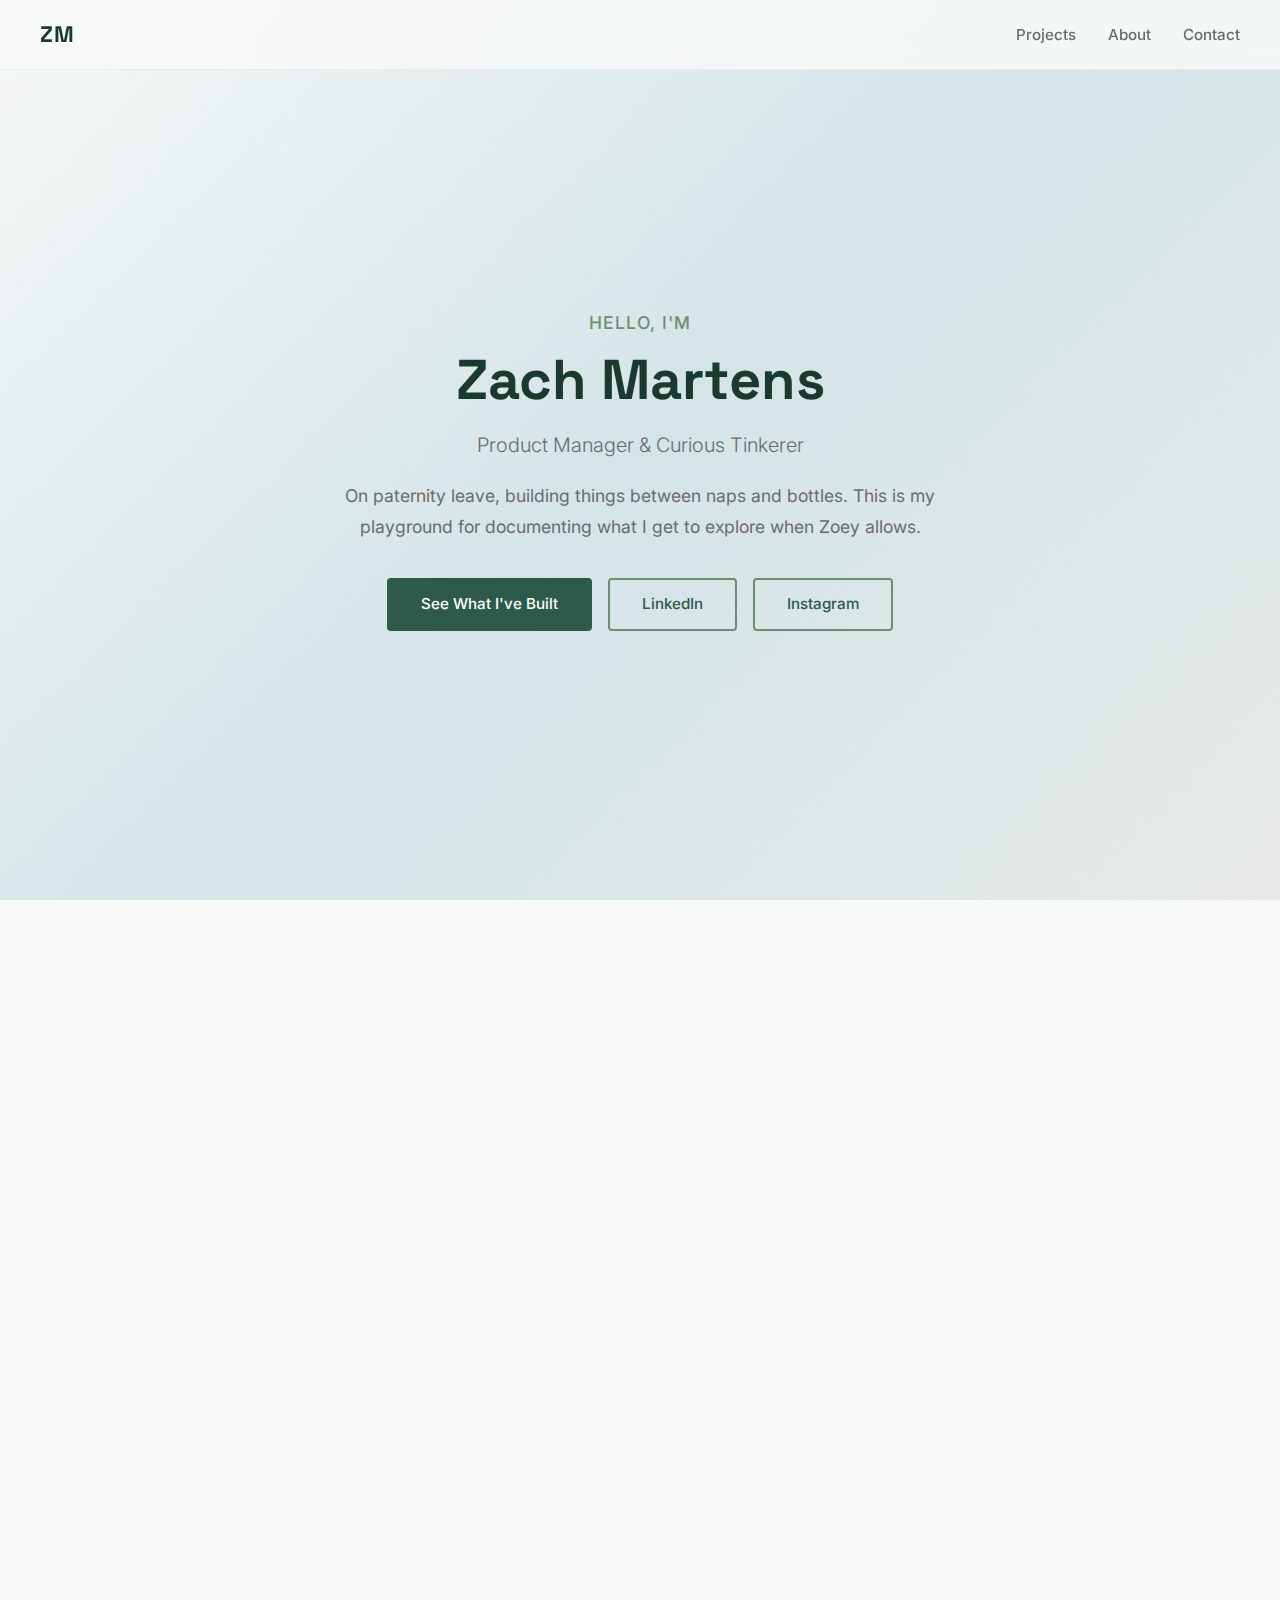
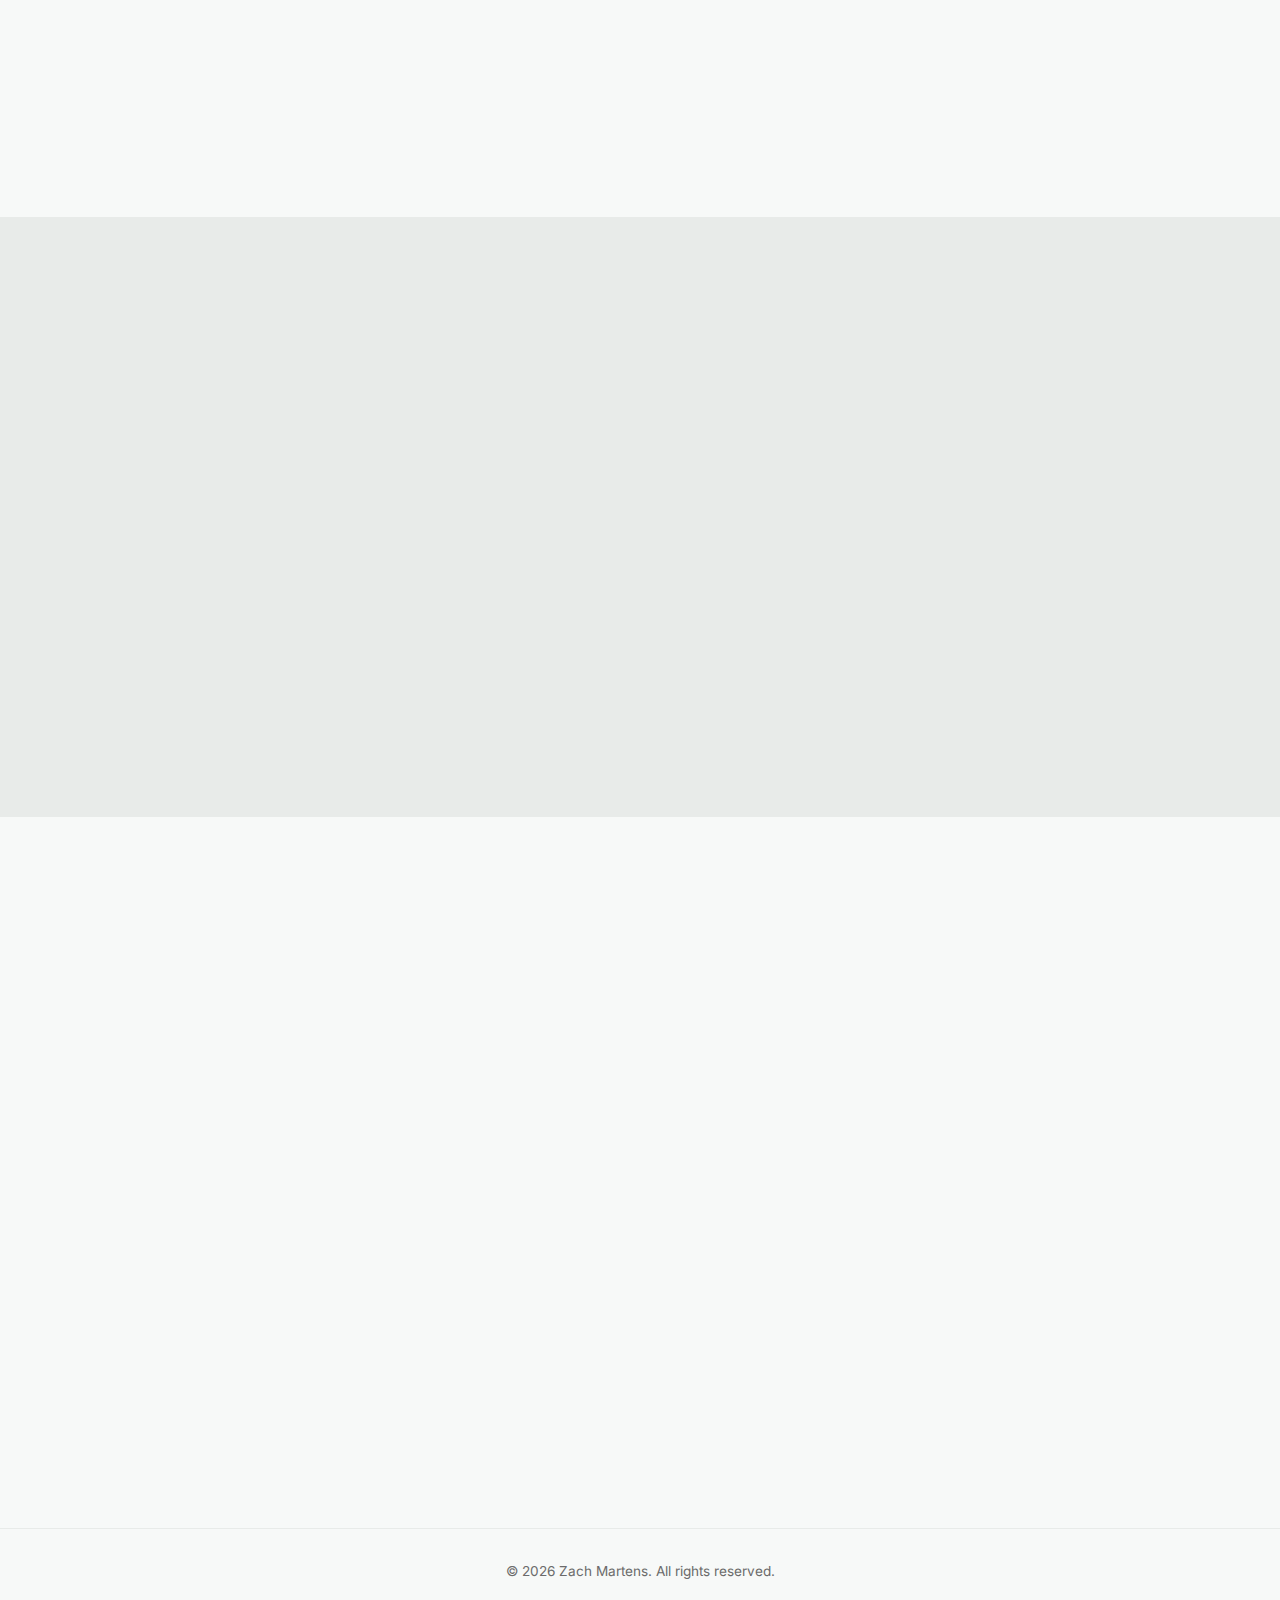
<file: index.html>
<!DOCTYPE html>
<html lang="en">
<head>
  <meta charset="UTF-8">
  <meta name="viewport" content="width=device-width, initial-scale=1.0">
  <title>Zach Martens | Paternity Leave Playground</title>
  <link rel="preconnect" href="https://fonts.googleapis.com">
  <link rel="preconnect" href="https://fonts.gstatic.com" crossorigin>
  <link href="https://fonts.googleapis.com/css2?family=Inter:wght@300;400;500;600;700&family=Space+Grotesk:wght@400;500;600;700&display=swap" rel="stylesheet">
  <link rel="stylesheet" href="styles.css">
</head>
<body>

  <!-- Navigation -->
  <nav class="navbar">
    <a href="#hero" class="nav-logo">ZM</a>
    <button class="nav-toggle" aria-label="Toggle navigation">
      <span></span>
      <span></span>
      <span></span>
    </button>
    <ul class="nav-links">
      <li><a href="#projects">Projects</a></li>
      <li><a href="#about">About</a></li>
      <li><a href="#contact">Contact</a></li>
    </ul>
  </nav>

  <!-- Hero Section -->
  <section id="hero" class="hero">
    <div class="hero-content fade-in">
      <p class="hero-greeting">Hello, I'm</p>
      <h1 class="hero-name">Zach Martens</h1>
      <p class="hero-tagline">Product Manager &amp; Curious Tinkerer</p>
      <p class="hero-description">
        On paternity leave, building things between naps and bottles.
        This is my playground for documenting what I get to explore when Zoey allows.
      </p>
      <div class="hero-cta">
        <a href="#projects" class="btn btn-primary">See What I've Built</a>
        <a href="https://www.linkedin.com/in/zachmartens/" target="_blank" rel="noopener" class="btn btn-outline">LinkedIn</a>
        <a href="https://www.instagram.com/zach_martens" target="_blank" rel="noopener" class="btn btn-outline">Instagram</a>
      </div>
    </div>
  </section>

  <!-- Projects Section -->
  <section id="projects" class="projects">
    <div class="container">
      <h2 class="section-title fade-in">The Playground</h2>
      <p class="section-subtitle fade-in">Things I've tinkered with, built, or broken while on leave.</p>
      <div class="project-filters fade-in">
        <button class="filter-btn active" data-filter="all">All</button>
        <button class="filter-btn" data-filter="code">Code</button>
        <button class="filter-btn" data-filter="product">Product</button>
        <button class="filter-btn" data-filter="learning">Learning</button>
      </div>
      <div class="project-grid fade-in">
        <div class="project-card" data-category="code">
          <div class="project-image" style="display:flex;align-items:center;justify-content:center;background:linear-gradient(135deg, #d4e5e8 0%, #e8ebe9 100%);">
            <span style="font-size:3rem;">&#128147;</span>
          </div>
          <div class="project-info">
            <h3>HR Performance Dashboard</h3>
            <p>Interactive heart rate analysis for mountain hunting fitness. Zone breakdowns, recovery analysis, cardiac drift, peak intervals, and more.</p>
            <div class="project-tags">
              <span>JavaScript</span>
              <span>Chart.js</span>
              <span>Mountain Fitness</span>
            </div>
            <div class="project-links">
              <a href="projects/hr-compare/index.html" class="btn btn-small">Try It</a>
            </div>
          </div>
        </div>
        <div class="project-card project-card-soon">
          <div class="project-info">
            <h3>More to come...</h3>
            <p>More experiments incoming. Zoey's nap schedule permitting.</p>
          </div>
        </div>
      </div>
    </div>
  </section>

  <!-- About Section -->
  <section id="about" class="about">
    <div class="container about-grid">
      <div class="about-text fade-in">
        <h2 class="section-title">About Me</h2>
        <p>
          I'm a product manager who spends most days thinking about user problems,
          roadmaps, and how to ship the right thing. Right now, though, I'm on
          paternity leave with my daughter Zoey, and using the downtime to get
          my hands dirty with tools and tech I don't normally get to touch.
        </p>
        <p>
          This site is equal parts sandbox and journal. It's where I document
          the things I'm learning, building, and experimenting with while I have
          a rare window to just play.
        </p>
        <div class="skills">
          <span class="skill-tag">Product Strategy</span>
          <span class="skill-tag">Roadmapping</span>
          <span class="skill-tag">User Research</span>
          <span class="skill-tag">Data Analysis</span>
          <span class="skill-tag">Prototyping</span>
          <span class="skill-tag">AI Tools</span>
          <span class="skill-tag">HTML/CSS/JS</span>
        </div>
      </div>
    </div>
  </section>

  <!-- Contact Section -->
  <section id="contact" class="contact">
    <div class="container">
      <h2 class="section-title fade-in">Say Hello</h2>
      <p class="contact-intro fade-in">
        Want to chat about product, tech, or parenting survival tips? Reach out.
      </p>
      <div class="contact-links fade-in">
        <a href="mailto:zachdmartens@gmail.com" class="contact-card">
          <span class="contact-icon">@</span>
          <span class="contact-label">Email</span>
          <span class="contact-value">zachdmartens@gmail.com</span>
        </a>
        <a href="https://www.linkedin.com/in/zachmartens/" target="_blank" rel="noopener" class="contact-card">
          <span class="contact-icon">in</span>
          <span class="contact-label">LinkedIn</span>
          <span class="contact-value">linkedin.com/in/zachmartens</span>
        </a>
        <a href="https://www.instagram.com/zach_martens" target="_blank" rel="noopener" class="contact-card">
          <span class="contact-icon">ig</span>
          <span class="contact-label">Instagram</span>
          <span class="contact-value">@zach_martens</span>
        </a>
      </div>
    </div>
  </section>

  <!-- Footer -->
  <footer class="footer">
    <p>&copy; 2026 Zach Martens. All rights reserved.</p>
  </footer>

  <script src="script.js"></script>
</body>
</html>
</file>
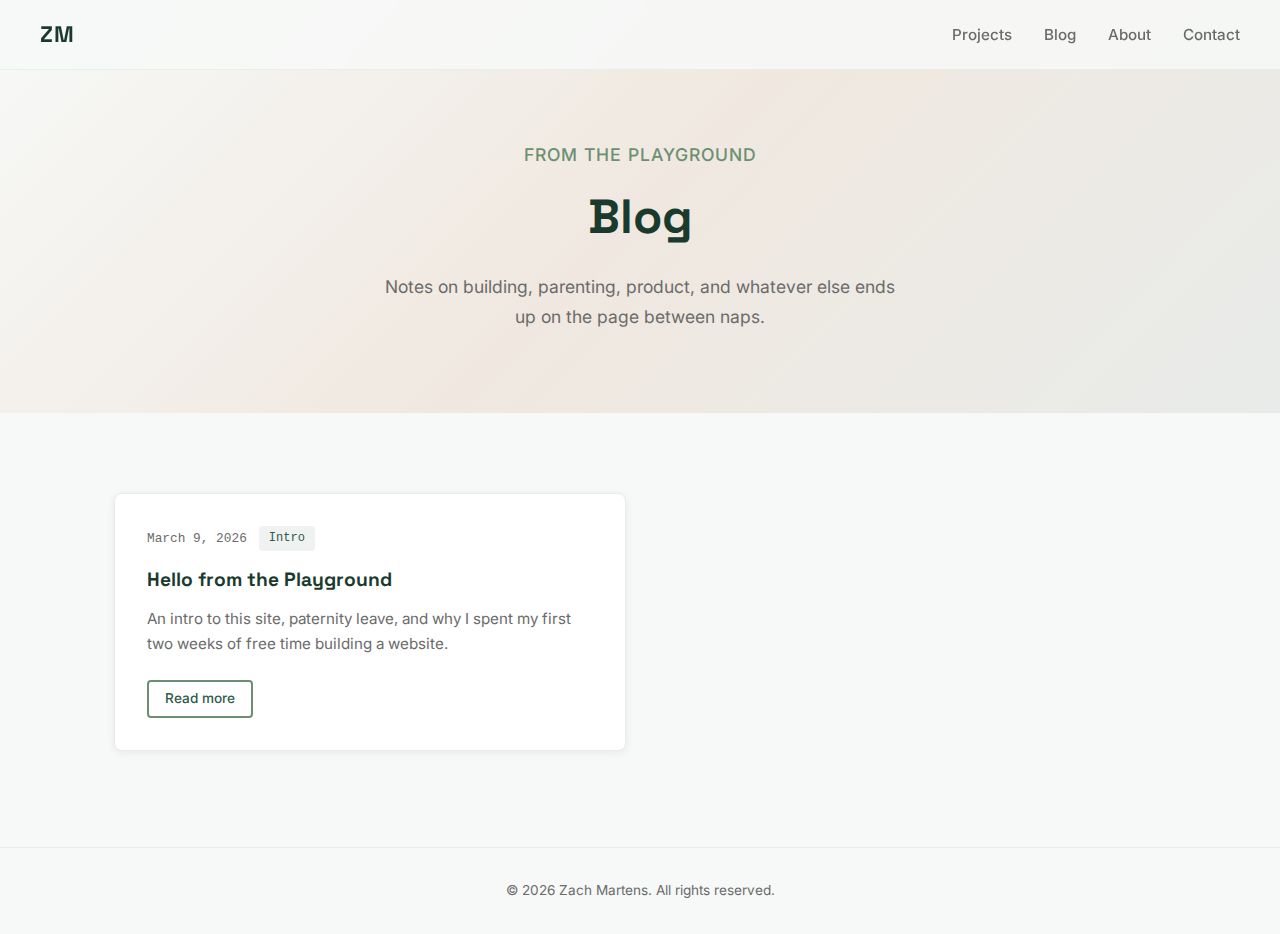
<file: blog.html>
<!DOCTYPE html>
<html lang="en">
<head>
  <meta charset="UTF-8">
  <meta name="viewport" content="width=device-width, initial-scale=1.0">
  <title>Blog | Zach Martens</title>
  <link rel="preconnect" href="https://fonts.googleapis.com">
  <link rel="preconnect" href="https://fonts.gstatic.com" crossorigin>
  <link href="https://fonts.googleapis.com/css2?family=Inter:wght@300;400;500;600;700&family=Space+Grotesk:wght@400;500;600;700&display=swap" rel="stylesheet">
  <link rel="stylesheet" href="styles.css">
  <style>
    .blog-header {
      padding: 140px 24px 80px;
      text-align: center;
      background: linear-gradient(135deg, var(--cloud-white) 0%, #f0e8e0 50%, var(--mist-light) 100%);
    }

    .blog-header .hero-greeting {
      font-size: 1.1rem;
      color: var(--sage-medium);
      font-weight: 500;
      margin-bottom: 8px;
      letter-spacing: 1px;
      text-transform: uppercase;
    }

    .blog-header h1 {
      font-family: var(--font-display);
      font-size: clamp(2.4rem, 5vw, 3rem);
      font-weight: 700;
      color: var(--forest-deep);
      margin-bottom: 16px;
    }

    .blog-header p {
      font-size: 1.1rem;
      color: var(--stone-medium);
      max-width: 520px;
      margin: 0 auto;
      line-height: 1.75;
    }

    .blog-posts {
      padding: 80px 0 96px;
    }

    .blog-grid {
      display: grid;
      grid-template-columns: repeat(auto-fill, minmax(340px, 1fr));
      gap: 28px;
    }

    .blog-card {
      background: var(--pure-white);
      border-radius: 8px;
      border: 1px solid var(--mist-light);
      box-shadow: var(--shadow-base);
      padding: 32px;
      transition: transform var(--transition), box-shadow var(--transition);
      display: flex;
      flex-direction: column;
    }

    .blog-card:hover {
      transform: translateY(-4px);
      box-shadow: var(--shadow-lg);
    }

    .blog-card-meta {
      display: flex;
      align-items: center;
      gap: 12px;
      margin-bottom: 16px;
    }

    .blog-card-date {
      font-size: 0.8rem;
      color: var(--stone-medium);
      font-family: var(--font-mono);
    }

    .blog-card-tag {
      font-size: 0.75rem;
      padding: 3px 10px;
      background: rgba(45, 90, 74, 0.08);
      color: var(--moss-main);
      border-radius: 4px;
      font-family: var(--font-mono);
    }

    .blog-card h2 {
      font-family: var(--font-display);
      font-size: 1.2rem;
      color: var(--forest-deep);
      margin-bottom: 12px;
      line-height: 1.4;
    }

    .blog-card p {
      color: var(--stone-medium);
      font-size: 0.95rem;
      line-height: 1.65;
      flex: 1;
      margin-bottom: 24px;
    }

    .blog-card .btn-small {
      align-self: flex-start;
    }

    @media (max-width: 768px) {
      .blog-header {
        padding: 110px 20px 60px;
      }

      .blog-posts {
        padding: 60px 0 80px;
      }

      .blog-grid {
        grid-template-columns: 1fr;
      }
    }
  </style>
</head>
<body>

  <!-- Navigation -->
  <nav class="navbar">
    <a href="index.html" class="nav-logo">ZM</a>
    <button class="nav-toggle" aria-label="Toggle navigation">
      <span></span>
      <span></span>
      <span></span>
    </button>
    <ul class="nav-links">
      <li><a href="index.html#projects">Projects</a></li>
      <li><a href="blog.html">Blog</a></li>
      <li><a href="index.html#about">About</a></li>
      <li><a href="index.html#contact">Contact</a></li>
    </ul>
  </nav>

  <!-- Blog Header -->
  <div class="blog-header">
    <div class="fade-in">
      <p class="hero-greeting">From the playground</p>
      <h1>Blog</h1>
      <p>Notes on building, parenting, product, and whatever else ends up on the page between naps.</p>
    </div>
  </div>

  <!-- Posts -->
  <section class="blog-posts">
    <div class="container">
      <div class="blog-grid fade-in">

        <article class="blog-card">
          <div class="blog-card-meta">
            <span class="blog-card-date">March 9, 2026</span>
            <span class="blog-card-tag">Intro</span>
          </div>
          <h2>Hello from the Playground</h2>
          <p>An intro to this site, paternity leave, and why I spent my first two weeks of free time building a website.</p>
          <a href="posts/hello.html" class="btn btn-small btn-outline">Read more</a>
        </article>

      </div>
    </div>
  </section>

  <!-- Footer -->
  <footer class="footer">
    <p>&copy; 2026 Zach Martens. All rights reserved.</p>
  </footer>

  <script>
    const observer = new IntersectionObserver(
      (entries) => {
        entries.forEach((entry) => {
          if (entry.isIntersecting) entry.target.classList.add('visible');
        });
      },
      { threshold: 0.15 }
    );
    document.querySelectorAll('.fade-in').forEach((el) => observer.observe(el));

    const navToggle = document.querySelector('.nav-toggle');
    const navLinks = document.querySelector('.nav-links');
    navToggle.addEventListener('click', () => {
      navToggle.classList.toggle('active');
      navLinks.classList.toggle('open');
    });
    navLinks.querySelectorAll('a').forEach((link) => {
      link.addEventListener('click', () => {
        navToggle.classList.remove('active');
        navLinks.classList.remove('open');
      });
    });
  </script>
</body>
</html>
</file>
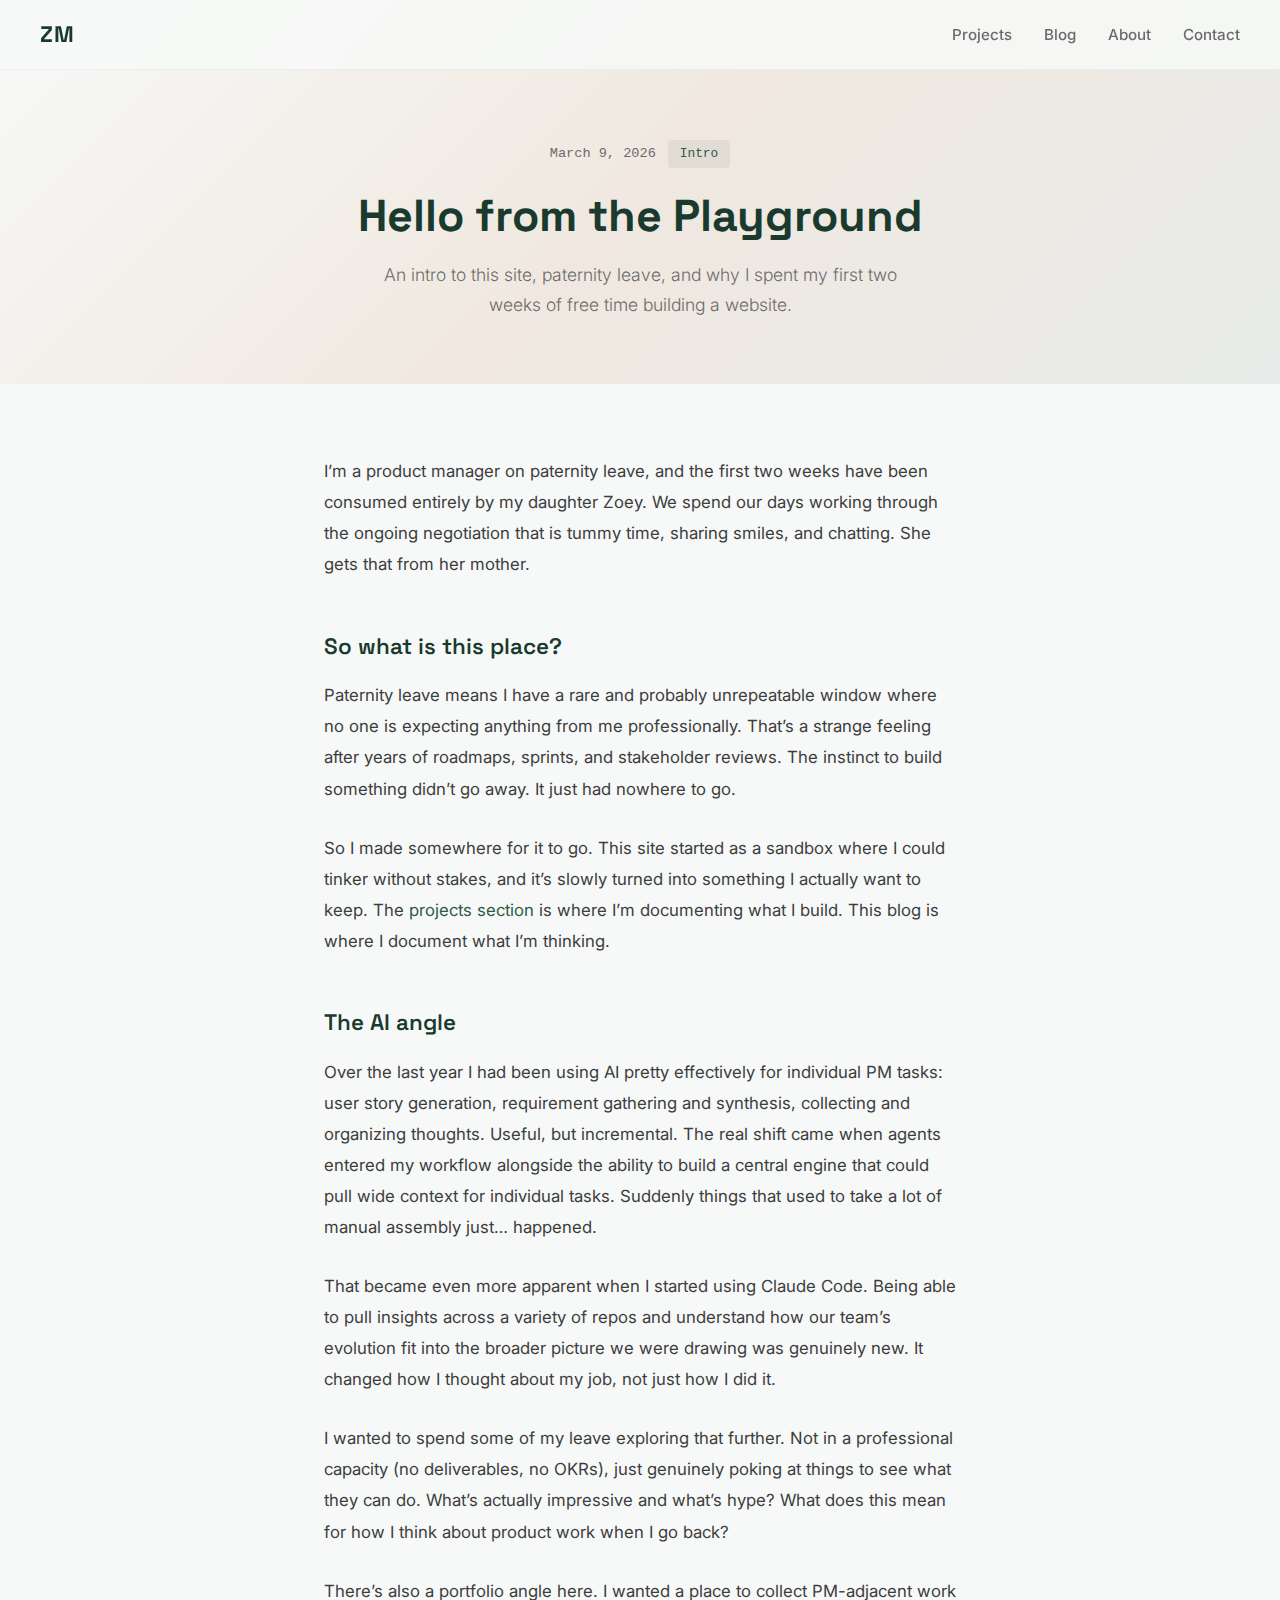
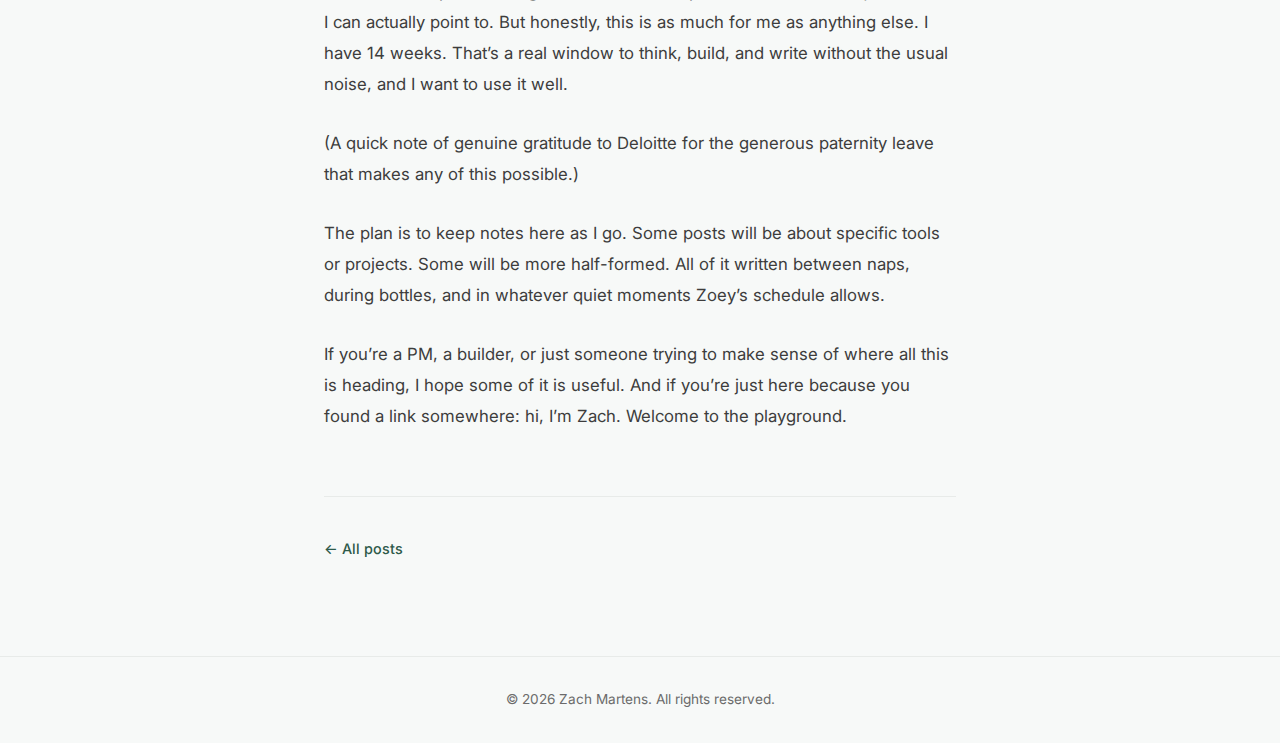
<file: posts/hello.html>
<!DOCTYPE html>
<html lang="en">
<head>
  <meta charset="UTF-8">
  <meta name="viewport" content="width=device-width, initial-scale=1.0">
  <title>Hello from the Playground | Zach Martens</title>
  <link rel="preconnect" href="https://fonts.googleapis.com">
  <link rel="preconnect" href="https://fonts.gstatic.com" crossorigin>
  <link href="https://fonts.googleapis.com/css2?family=Inter:wght@300;400;500;600;700&family=Space+Grotesk:wght@400;500;600;700&display=swap" rel="stylesheet">
  <link rel="stylesheet" href="../styles.css">
  <style>
    .post-header {
      padding: 140px 24px 64px;
      text-align: center;
      background: linear-gradient(135deg, var(--cloud-white) 0%, #f0e8e0 50%, var(--mist-light) 100%);
    }

    .post-meta {
      display: flex;
      align-items: center;
      justify-content: center;
      gap: 12px;
      margin-bottom: 20px;
    }

    .post-meta-date {
      font-size: 0.85rem;
      color: var(--stone-medium);
      font-family: var(--font-mono);
    }

    .post-meta-tag {
      font-size: 0.8rem;
      padding: 4px 12px;
      background: rgba(45, 90, 74, 0.08);
      color: var(--moss-main);
      border-radius: 4px;
      font-family: var(--font-mono);
    }

    .post-header h1 {
      font-family: var(--font-display);
      font-size: clamp(2rem, 5vw, 2.8rem);
      font-weight: 700;
      color: var(--forest-deep);
      max-width: 680px;
      margin: 0 auto 16px;
      line-height: 1.25;
    }

    .post-subtitle {
      font-size: 1.1rem;
      color: var(--stone-medium);
      max-width: 520px;
      margin: 0 auto;
      line-height: 1.7;
      font-weight: 300;
    }

    .post-body {
      padding: 72px 0 96px;
    }

    .post-content {
      max-width: 680px;
      margin: 0 auto;
      padding: 0 24px;
    }

    .post-content p {
      font-size: 1.05rem;
      color: var(--stone-dark);
      line-height: 1.85;
      margin-bottom: 28px;
    }

    .post-content h2 {
      font-family: var(--font-display);
      font-size: 1.4rem;
      font-weight: 600;
      color: var(--forest-deep);
      margin: 48px 0 16px;
    }

    .post-nav {
      border-top: 1px solid var(--mist-light);
      padding-top: 40px;
      margin-top: 64px;
      display: flex;
      justify-content: space-between;
      align-items: center;
      flex-wrap: wrap;
      gap: 16px;
    }

    .post-nav a {
      font-size: 0.9rem;
      font-weight: 500;
    }

    @media (max-width: 768px) {
      .post-header { padding: 110px 20px 48px; }
      .post-body { padding: 48px 0 72px; }
    }
  </style>
</head>
<body>

  <nav class="navbar">
    <a href="../index.html" class="nav-logo">ZM</a>
    <button class="nav-toggle" aria-label="Toggle navigation">
      <span></span>
      <span></span>
      <span></span>
    </button>
    <ul class="nav-links">
      <li><a href="../index.html#projects">Projects</a></li>
      <li><a href="../blog.html">Blog</a></li>
      <li><a href="../index.html#about">About</a></li>
      <li><a href="../index.html#contact">Contact</a></li>
    </ul>
  </nav>

  <div class="post-header">
    <div class="fade-in">
      <div class="post-meta">
        <span class="post-meta-date">March 9, 2026</span>
        <span class="post-meta-tag">Intro</span>
      </div>
      <h1>Hello from the Playground</h1>
      <p class="post-subtitle">An intro to this site, paternity leave, and why I spent my first two weeks of free time building a website.</p>
    </div>
  </div>

  <article class="post-body">
    <div class="post-content fade-in">

      <p>
        I&rsquo;m a product manager on paternity leave, and the first two weeks have been
        consumed entirely by my daughter Zoey. We spend our days working through the ongoing
        negotiation that is tummy time, sharing smiles, and chatting. She gets that from her mother.
      </p>

      <h2>So what is this place?</h2>

      <p>
        Paternity leave means I have a rare and probably unrepeatable window where no one
        is expecting anything from me professionally. That&rsquo;s a strange feeling after years
        of roadmaps, sprints, and stakeholder reviews. The instinct to build something
        didn&rsquo;t go away. It just had nowhere to go.
      </p>

      <p>
        So I made somewhere for it to go. This site started as a sandbox where I could
        tinker without stakes, and it&rsquo;s slowly turned into something I actually want to
        keep. The <a href="../index.html#projects">projects section</a> is where I&rsquo;m
        documenting what I build. This blog is where I document what I&rsquo;m thinking.
      </p>

      <h2>The AI angle</h2>

      <p>
        Over the last year I had been using AI pretty effectively for individual PM tasks:
        user story generation, requirement gathering and synthesis, collecting and organizing
        thoughts. Useful, but incremental. The real shift came when agents entered my
        workflow alongside the ability to build a central engine that could pull wide context
        for individual tasks. Suddenly things that used to take a lot of manual assembly
        just&hellip; happened.
      </p>

      <p>
        That became even more apparent when I started using Claude Code. Being able to pull
        insights across a variety of repos and understand how our team&rsquo;s evolution fit into
        the broader picture we were drawing was genuinely new. It changed how I thought
        about my job, not just how I did it.
      </p>

      <p>
        I wanted to spend some of my leave exploring that further. Not in a professional
        capacity (no deliverables, no OKRs), just genuinely poking at things to see what
        they can do. What&rsquo;s actually impressive and what&rsquo;s hype? What does this mean for
        how I think about product work when I go back?
      </p>

      <p>
        There&rsquo;s also a portfolio angle here. I wanted a place to collect PM-adjacent work
        I can actually point to. But honestly, this is as much for me as anything else. I
        have 14 weeks. That&rsquo;s a real window to think, build, and write without the usual
        noise, and I want to use it well.
      </p>

      <p>
        (A quick note of genuine gratitude to Deloitte for the generous paternity leave
        that makes any of this possible.)
      </p>

      <p>
        The plan is to keep notes here as I go. Some posts will be about specific tools
        or projects. Some will be more half-formed. All of it written between naps, during
        bottles, and in whatever quiet moments Zoey&rsquo;s schedule allows.
      </p>

      <p>
        If you&rsquo;re a PM, a builder, or just someone trying to make sense of where all this
        is heading, I hope some of it is useful. And if you&rsquo;re just here because you found
        a link somewhere: hi, I&rsquo;m Zach. Welcome to the playground.
      </p>

      <div class="post-nav">
        <a href="../blog.html">&larr; All posts</a>
      </div>

    </div>
  </article>

  <footer class="footer">
    <p>&copy; 2026 Zach Martens. All rights reserved.</p>
  </footer>

  <script>
    const observer = new IntersectionObserver(
      (entries) => {
        entries.forEach((entry) => {
          if (entry.isIntersecting) entry.target.classList.add('visible');
        });
      },
      { threshold: 0.1 }
    );
    document.querySelectorAll('.fade-in').forEach((el) => observer.observe(el));

    const navToggle = document.querySelector('.nav-toggle');
    const navLinks = document.querySelector('.nav-links');
    navToggle.addEventListener('click', () => {
      navToggle.classList.toggle('active');
      navLinks.classList.toggle('open');
    });
    navLinks.querySelectorAll('a').forEach((link) => {
      link.addEventListener('click', () => {
        navToggle.classList.remove('active');
        navLinks.classList.remove('open');
      });
    });
  </script>
</body>
</html>
</file>
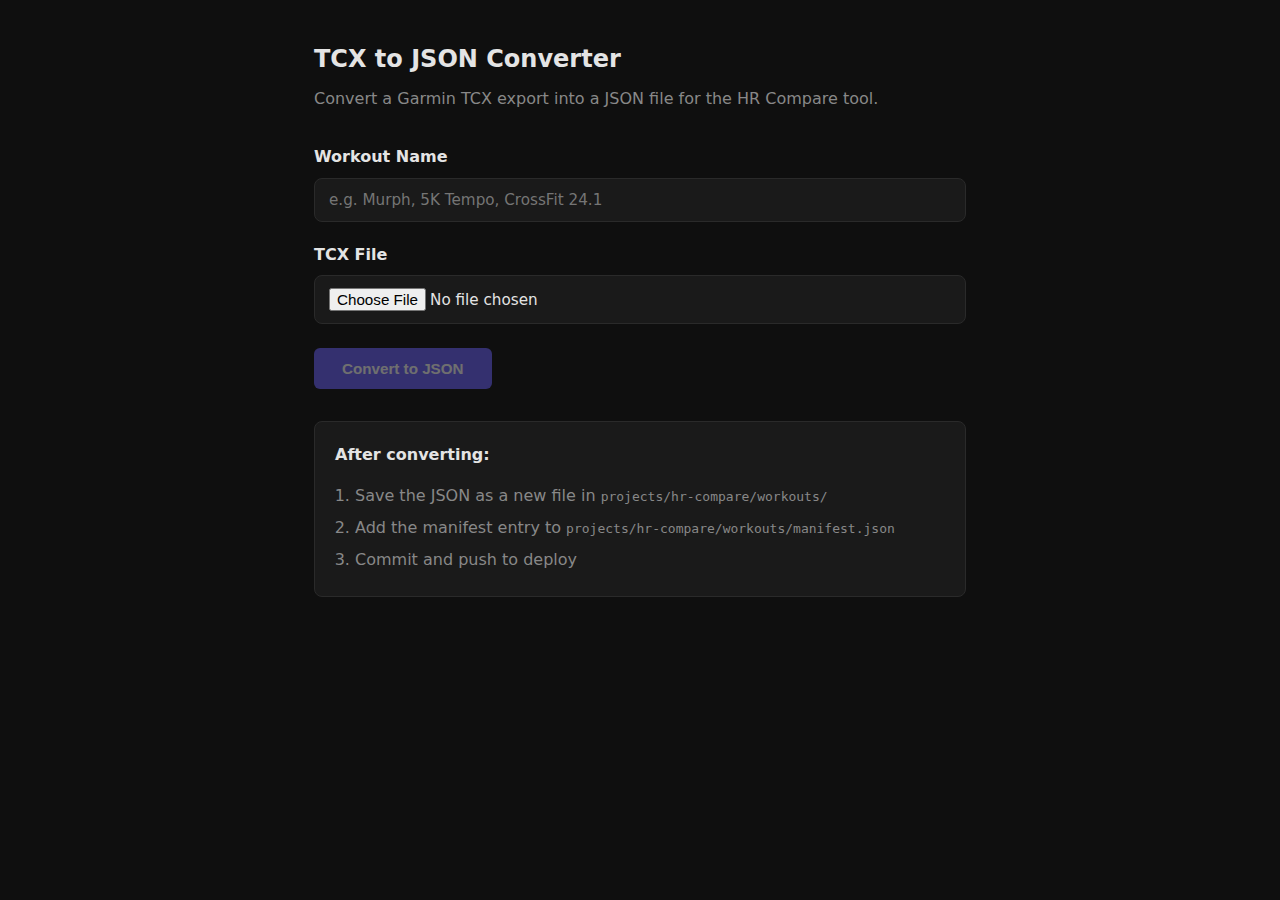
<file: projects/hr-compare/convert.html>
<!DOCTYPE html>
<html lang="en">
<head>
  <meta charset="UTF-8">
  <meta name="viewport" content="width=device-width, initial-scale=1.0">
  <title>TCX to JSON Converter</title>
  <style>
    :root {
      --color-bg: #0f0f0f;
      --color-surface: #1a1a1a;
      --color-border: #2a2a2a;
      --color-text: #e4e4e4;
      --color-text-muted: #888;
      --color-accent: #6c63ff;
      --font-sans: 'Segoe UI', system-ui, -apple-system, sans-serif;
      --font-mono: 'Cascadia Code', 'Fira Code', monospace;
    }
    *, *::before, *::after { margin: 0; padding: 0; box-sizing: border-box; }
    body {
      font-family: var(--font-sans);
      background: var(--color-bg);
      color: var(--color-text);
      padding: 40px 24px;
      max-width: 700px;
      margin: 0 auto;
      line-height: 1.6;
    }
    h1 { font-size: 1.5rem; margin-bottom: 8px; }
    p.subtitle { color: var(--color-text-muted); margin-bottom: 32px; }
    label {
      display: block;
      font-weight: 600;
      margin-bottom: 8px;
      margin-top: 20px;
    }
    input[type="text"], input[type="file"] {
      width: 100%;
      padding: 12px 14px;
      background: var(--color-surface);
      border: 1px solid var(--color-border);
      border-radius: 8px;
      color: var(--color-text);
      font-size: 0.95rem;
      font-family: var(--font-sans);
    }
    button {
      margin-top: 24px;
      padding: 12px 28px;
      background: var(--color-accent);
      color: #fff;
      border: none;
      border-radius: 6px;
      font-size: 0.95rem;
      font-weight: 600;
      cursor: pointer;
    }
    button:disabled { opacity: 0.4; cursor: not-allowed; }
    .output-section { margin-top: 32px; }
    .filename {
      font-family: var(--font-mono);
      color: var(--color-accent);
      margin-bottom: 8px;
    }
    textarea {
      width: 100%;
      height: 300px;
      background: var(--color-surface);
      border: 1px solid var(--color-border);
      border-radius: 8px;
      color: var(--color-text);
      font-family: var(--font-mono);
      font-size: 0.85rem;
      padding: 14px;
      resize: vertical;
    }
    .manifest-entry {
      margin-top: 20px;
      padding: 16px;
      background: var(--color-surface);
      border: 1px solid var(--color-border);
      border-radius: 8px;
    }
    .manifest-entry p { font-size: 0.85rem; color: var(--color-text-muted); margin-bottom: 8px; }
    .manifest-entry code {
      display: block;
      font-family: var(--font-mono);
      font-size: 0.85rem;
      white-space: pre;
      color: var(--color-accent);
    }
    .copy-btn {
      margin-top: 12px;
      padding: 8px 16px;
      font-size: 0.85rem;
      background: var(--color-surface);
      border: 1px solid var(--color-border);
      color: var(--color-text);
    }
    .steps {
      margin-top: 32px;
      padding: 20px;
      background: var(--color-surface);
      border: 1px solid var(--color-border);
      border-radius: 8px;
    }
    .steps h3 { margin-bottom: 12px; font-size: 1rem; }
    .steps ol { padding-left: 20px; color: var(--color-text-muted); line-height: 2; }
  </style>
</head>
<body>

  <h1>TCX to JSON Converter</h1>
  <p class="subtitle">Convert a Garmin TCX export into a JSON file for the HR Compare tool.</p>

  <label for="workout-name">Workout Name</label>
  <input type="text" id="workout-name" placeholder="e.g. Murph, 5K Tempo, CrossFit 24.1">

  <label for="tcx-file">TCX File</label>
  <input type="file" id="tcx-file" accept=".tcx">

  <button id="convert-btn" disabled>Convert to JSON</button>

  <div id="output" class="output-section" style="display:none;">
    <label>Suggested filename:</label>
    <div class="filename" id="suggested-filename"></div>

    <label>JSON output (copy this into a new file in workouts/):</label>
    <textarea id="json-output" readonly></textarea>
    <button class="copy-btn" id="copy-json">Copy JSON</button>

    <div class="manifest-entry">
      <p>Add this entry to <strong>manifest.json</strong>:</p>
      <code id="manifest-entry"></code>
      <button class="copy-btn" id="copy-manifest">Copy Manifest Entry</button>
    </div>
  </div>

  <div class="steps">
    <h3>After converting:</h3>
    <ol>
      <li>Save the JSON as a new file in <code>projects/hr-compare/workouts/</code></li>
      <li>Add the manifest entry to <code>projects/hr-compare/workouts/manifest.json</code></li>
      <li>Commit and push to deploy</li>
    </ol>
  </div>

  <script>
    var nameInput = document.getElementById('workout-name');
    var fileInput = document.getElementById('tcx-file');
    var convertBtn = document.getElementById('convert-btn');

    function checkReady() {
      convertBtn.disabled = !(nameInput.value.trim() && fileInput.files.length);
    }

    nameInput.addEventListener('input', checkReady);
    fileInput.addEventListener('change', checkReady);

    convertBtn.addEventListener('click', function () {
      var file = fileInput.files[0];
      var workoutName = nameInput.value.trim();
      var reader = new FileReader();

      reader.onload = function (e) {
        try {
          var result = parseTCX(e.target.result, workoutName);
          showOutput(result, workoutName);
        } catch (err) {
          alert('Error parsing TCX: ' + err.message);
        }
      };

      reader.readAsText(file);
    });

    function parseTCX(xmlString, workoutName) {
      var parser = new DOMParser();
      var doc = parser.parseFromString(xmlString, 'application/xml');

      if (doc.querySelector('parsererror')) {
        throw new Error('Invalid TCX file');
      }

      var ns = 'http://www.garmin.com/xmlschemas/TrainingCenterDatabase/v2';
      var activity = doc.getElementsByTagNameNS(ns, 'Activity')[0];
      var sport = activity ? activity.getAttribute('Sport') : 'Unknown';
      var idEl = doc.getElementsByTagNameNS(ns, 'Id')[0];
      var activityDate = idEl ? idEl.textContent : '';

      var trackpoints = doc.getElementsByTagNameNS(ns, 'Trackpoint');
      var dataPoints = [];
      var startTime = null;

      for (var i = 0; i < trackpoints.length; i++) {
        var tp = trackpoints[i];
        var timeEl = tp.getElementsByTagNameNS(ns, 'Time')[0];
        var hrEl = tp.getElementsByTagNameNS(ns, 'HeartRateBpm')[0];
        if (!timeEl || !hrEl) continue;

        var time = new Date(timeEl.textContent);
        var hr = parseInt(hrEl.getElementsByTagNameNS(ns, 'Value')[0].textContent, 10);
        if (startTime === null) startTime = time;

        dataPoints.push({
          elapsedSeconds: (time - startTime) / 1000,
          hr: hr
        });
      }

      if (dataPoints.length === 0) {
        throw new Error('No heart rate data found');
      }

      return {
        name: workoutName,
        date: activityDate.split('T')[0],
        sport: sport,
        athlete: 'Zach',
        totalTimeSeconds: dataPoints[dataPoints.length - 1].elapsedSeconds,
        dataPoints: dataPoints
      };
    }

    function showOutput(data, workoutName) {
      var slug = workoutName.toLowerCase().replace(/[^a-z0-9]+/g, '-').replace(/-+$/, '');
      var filename = slug + '-' + data.date + '.json';

      document.getElementById('suggested-filename').textContent = filename;
      document.getElementById('json-output').value = JSON.stringify(data, null, 2);

      var entry = {
        file: filename,
        name: workoutName,
        date: data.date,
        sport: data.sport
      };
      document.getElementById('manifest-entry').textContent = JSON.stringify(entry, null, 2);

      document.getElementById('output').style.display = '';
    }

    document.getElementById('copy-json').addEventListener('click', function () {
      navigator.clipboard.writeText(document.getElementById('json-output').value);
      this.textContent = 'Copied!';
      var btn = this;
      setTimeout(function () { btn.textContent = 'Copy JSON'; }, 1500);
    });

    document.getElementById('copy-manifest').addEventListener('click', function () {
      navigator.clipboard.writeText(document.getElementById('manifest-entry').textContent);
      this.textContent = 'Copied!';
      var btn = this;
      setTimeout(function () { btn.textContent = 'Copy Manifest Entry'; }, 1500);
    });
  </script>

</body>
</html>
</file>
<file: styles.css>
/* ── Reset & Base ─────────────────────────────────────── */
*, *::before, *::after {
  margin: 0;
  padding: 0;
  box-sizing: border-box;
}

:root {
  /* Primary Colors */
  --forest-deep: #1a3a2e;
  --moss-main: #2d5a4a;
  --sage-medium: #6b8f71;
  --fern-bright: #95c7a0;

  /* Neutral Tones */
  --stone-dark: #3d3d3d;
  --stone-medium: #6b6b6b;
  --mist-light: #e8ebe9;
  --cloud-white: #f7f9f8;
  --pure-white: #ffffff;

  /* Accent Colors */
  --earth-warm: #c9a277;
  --sky-pale: #d4e5e8;
  --bark-brown: #5a4a3a;

  /* Semantic */
  --error: #a85f52;

  /* Typography */
  --font-display: 'Space Grotesk', 'Segoe UI', sans-serif;
  --font-body: 'Inter', 'Segoe UI', sans-serif;
  --font-mono: 'JetBrains Mono', 'Courier New', monospace;

  /* Layout */
  --max-width: 1100px;
  --transition: 0.3s ease;

  /* Shadows */
  --shadow-sm: 0 1px 2px rgba(26, 58, 46, 0.05);
  --shadow-base: 0 2px 8px rgba(26, 58, 46, 0.08);
  --shadow-md: 0 4px 12px rgba(26, 58, 46, 0.1);
  --shadow-lg: 0 8px 24px rgba(26, 58, 46, 0.12);

  color-scheme: light;
}

html {
  scroll-behavior: smooth;
  scroll-padding-top: 80px;
}

body {
  font-family: var(--font-body);
  background: var(--cloud-white);
  color: var(--stone-dark);
  line-height: 1.6;
  -webkit-font-smoothing: antialiased;
}

a {
  color: var(--moss-main);
  text-decoration: none;
  transition: color var(--transition);
}

a:hover {
  color: var(--forest-deep);
}

img {
  max-width: 100%;
  display: block;
}

:focus-visible {
  outline: 2px solid var(--moss-main);
  outline-offset: 2px;
  border-radius: 4px;
}

.container {
  max-width: var(--max-width);
  margin: 0 auto;
  padding: 0 24px;
}

.section-title {
  font-family: var(--font-display);
  font-size: 2rem;
  font-weight: 700;
  color: var(--forest-deep);
  margin-bottom: 40px;
  position: relative;
  display: inline-block;
}

.section-title::after {
  content: '';
  position: absolute;
  bottom: -8px;
  left: 0;
  width: 40px;
  height: 3px;
  background: var(--fern-bright);
  border-radius: 2px;
}

/* ── Buttons ─────────────────────────────────────────── */
.btn {
  display: inline-block;
  padding: 12px 32px;
  border-radius: 4px;
  font-size: 0.95rem;
  font-weight: 500;
  font-family: var(--font-body);
  cursor: pointer;
  transition: all var(--transition);
  border: 2px solid transparent;
}

.btn-primary {
  background: var(--moss-main);
  color: var(--pure-white);
  border-color: var(--moss-main);
}

.btn-primary:hover {
  background: var(--forest-deep);
  border-color: var(--forest-deep);
  color: var(--pure-white);
  transform: translateY(-2px);
  box-shadow: 0 4px 12px rgba(42, 90, 74, 0.2);
}

.btn-outline {
  background: transparent;
  color: var(--moss-main);
  border-color: var(--sage-medium);
}

.btn-outline:hover {
  background: var(--mist-light);
  border-color: var(--moss-main);
  transform: translateY(-2px);
}

.btn-small {
  padding: 6px 16px;
  font-size: 0.85rem;
}

/* ── Navbar ──────────────────────────────────────────── */
.navbar {
  position: fixed;
  top: 0;
  left: 0;
  right: 0;
  z-index: 1000;
  display: flex;
  align-items: center;
  justify-content: space-between;
  padding: 0 40px;
  height: 70px;
  background: rgba(247, 249, 248, 0.85);
  backdrop-filter: blur(12px);
  -webkit-backdrop-filter: blur(12px);
  border-bottom: 1px solid rgba(107, 143, 113, 0.1);
  transition: background var(--transition);
}

.nav-logo {
  font-family: var(--font-display);
  font-size: 1.4rem;
  font-weight: 700;
  color: var(--forest-deep);
  letter-spacing: 1px;
}

.nav-logo:hover {
  color: var(--moss-main);
}

.nav-links {
  display: flex;
  list-style: none;
  gap: 32px;
}

.nav-links a {
  color: var(--stone-medium);
  font-size: 0.95rem;
  font-weight: 500;
  transition: color var(--transition);
  border-bottom: none;
}

.nav-links a:hover {
  color: var(--forest-deep);
}

.nav-toggle {
  display: none;
  flex-direction: column;
  gap: 5px;
  background: none;
  border: none;
  cursor: pointer;
  padding: 4px;
}

.nav-toggle span {
  width: 24px;
  height: 2px;
  background: var(--forest-deep);
  border-radius: 2px;
  transition: all var(--transition);
}

/* ── Hero ────────────────────────────────────────────── */
.hero {
  min-height: 100vh;
  display: flex;
  align-items: center;
  justify-content: center;
  padding: 120px 24px 80px;
  text-align: center;
  background: linear-gradient(135deg, var(--cloud-white) 0%, var(--sky-pale) 50%, var(--mist-light) 100%);
  position: relative;
}

.hero::after {
  content: '';
  position: absolute;
  inset: 0;
  background-image: url("data:image/svg+xml,%3Csvg viewBox='0 0 400 400' xmlns='http://www.w3.org/2000/svg'%3E%3Cfilter id='noise'%3E%3CfeTurbulence type='fractalNoise' baseFrequency='0.9' numOctaves='4' stitchTiles='stitch'/%3E%3C/filter%3E%3Crect width='100%25' height='100%25' filter='url(%23noise)' opacity='0.03'/%3E%3C/svg%3E");
  pointer-events: none;
}

.hero-content {
  max-width: 680px;
  position: relative;
  z-index: 1;
}

.hero-greeting {
  font-size: 1.1rem;
  color: var(--sage-medium);
  font-weight: 500;
  margin-bottom: 8px;
  letter-spacing: 1px;
  text-transform: uppercase;
  font-family: var(--font-body);
}

.hero-name {
  font-family: var(--font-display);
  font-size: clamp(2.8rem, 6vw, 3.5rem);
  font-weight: 700;
  line-height: 1.2;
  margin-bottom: 16px;
  color: var(--forest-deep);
}

.hero-tagline {
  font-size: 1.25rem;
  color: var(--stone-medium);
  margin-bottom: 20px;
  font-family: var(--font-body);
  font-weight: 300;
}

.hero-description {
  font-size: 1.1rem;
  color: var(--stone-medium);
  margin-bottom: 36px;
  line-height: 1.75;
}

.hero-cta {
  display: flex;
  gap: 16px;
  justify-content: center;
  flex-wrap: wrap;
}

/* ── Projects ────────────────────────────────────────── */
.projects {
  padding: 96px 0;
}

.section-subtitle {
  color: var(--stone-medium);
  font-size: 1.05rem;
  margin-bottom: 32px;
  margin-top: -24px;
}

.project-filters {
  display: flex;
  gap: 12px;
  margin-bottom: 40px;
  flex-wrap: wrap;
}

.filter-btn {
  padding: 8px 20px;
  border: 2px solid var(--mist-light);
  border-radius: 4px;
  background: transparent;
  color: var(--stone-medium);
  font-size: 0.9rem;
  font-family: var(--font-body);
  cursor: pointer;
  transition: all var(--transition);
}

.filter-btn:hover,
.filter-btn.active {
  border-color: var(--moss-main);
  color: var(--moss-main);
  background: rgba(45, 90, 74, 0.05);
}

.project-grid {
  display: grid;
  grid-template-columns: repeat(auto-fill, minmax(320px, 1fr));
  gap: 24px;
}

.project-card {
  background: var(--pure-white);
  border-radius: 8px;
  overflow: hidden;
  box-shadow: var(--shadow-base);
  border: 1px solid var(--mist-light);
  transition: transform var(--transition), box-shadow var(--transition);
}

.project-card:hover {
  transform: translateY(-4px);
  box-shadow: var(--shadow-lg);
}

.project-image {
  height: 200px;
  background: var(--mist-light);
  overflow: hidden;
}

.project-image img {
  width: 100%;
  height: 100%;
  object-fit: cover;
  transition: transform 0.5s ease;
}

.project-card:hover .project-image img {
  transform: scale(1.05);
}

.project-info {
  padding: 24px;
}

.project-info h3 {
  font-family: var(--font-display);
  font-size: 1.25rem;
  color: var(--forest-deep);
  margin-bottom: 8px;
}

.project-info p {
  color: var(--stone-medium);
  font-size: 0.95rem;
  margin-bottom: 16px;
  line-height: 1.6;
}

.project-tags {
  display: flex;
  gap: 8px;
  flex-wrap: wrap;
  margin-bottom: 16px;
}

.project-tags span {
  font-size: 0.8rem;
  padding: 4px 10px;
  background: rgba(45, 90, 74, 0.08);
  color: var(--moss-main);
  border-radius: 4px;
  font-family: var(--font-mono);
}

.project-links {
  display: flex;
  gap: 10px;
}

.project-card-soon {
  display: flex;
  align-items: center;
  justify-content: center;
  border: 2px dashed var(--mist-light);
  background: transparent;
  box-shadow: none;
  min-height: 200px;
}

.project-card-soon .project-info {
  text-align: center;
}

.project-card-soon h3 {
  color: var(--sage-medium);
}

.project-card-soon p {
  color: var(--stone-medium);
  font-style: italic;
}

/* ── About ───────────────────────────────────────────── */
.about {
  padding: 96px 0;
  background: var(--mist-light);
}

.about-grid {
  max-width: 720px;
}

.about-text p {
  color: var(--stone-medium);
  font-size: 1.05rem;
  margin-bottom: 20px;
  line-height: 1.75;
}

.skills {
  display: flex;
  flex-wrap: wrap;
  gap: 10px;
  margin-top: 28px;
}

.skill-tag {
  padding: 8px 18px;
  background: var(--pure-white);
  color: var(--moss-main);
  border-radius: 4px;
  font-size: 0.9rem;
  font-weight: 500;
  border: 1px solid rgba(45, 90, 74, 0.15);
  box-shadow: var(--shadow-sm);
}

/* ── Contact ─────────────────────────────────────────── */
.contact {
  padding: 96px 0;
}

.contact-intro {
  color: var(--stone-medium);
  font-size: 1.05rem;
  margin-bottom: 40px;
  max-width: 500px;
}

.contact-links {
  display: grid;
  grid-template-columns: repeat(auto-fit, minmax(280px, 1fr));
  gap: 20px;
  max-width: 620px;
}

.contact-card {
  display: flex;
  flex-direction: column;
  gap: 6px;
  padding: 28px 24px;
  background: var(--pure-white);
  border: 1px solid var(--mist-light);
  border-radius: 8px;
  box-shadow: var(--shadow-base);
  transition: all var(--transition);
  text-decoration: none;
}

.contact-card:hover {
  transform: translateY(-3px);
  box-shadow: var(--shadow-lg);
}

.contact-icon {
  font-size: 1.4rem;
  font-weight: 700;
  color: var(--moss-main);
  font-family: var(--font-mono);
  margin-bottom: 4px;
}

.contact-label {
  font-size: 0.85rem;
  color: var(--stone-medium);
  text-transform: uppercase;
  letter-spacing: 1px;
}

.contact-value {
  font-size: 1rem;
  color: var(--forest-deep);
}

/* ── Footer ──────────────────────────────────────────── */
.footer {
  padding: 32px 24px;
  text-align: center;
  color: var(--stone-medium);
  font-size: 0.85rem;
  border-top: 1px solid var(--mist-light);
}

/* ── Scroll Animations ───────────────────────────────── */
.fade-in {
  opacity: 0;
  transform: translateY(20px);
  transition: opacity 0.6s ease, transform 0.6s ease;
}

.fade-in.visible {
  opacity: 1;
  transform: translateY(0);
}

/* ── Accessibility ───────────────────────────────────── */
@media (prefers-reduced-motion: reduce) {
  *,
  *::before,
  *::after {
    animation-duration: 0.01ms !important;
    animation-iteration-count: 1 !important;
    transition-duration: 0.01ms !important;
  }
}

/* ── Responsive ──────────────────────────────────────── */
@media (max-width: 768px) {
  .navbar {
    padding: 0 20px;
  }

  .nav-toggle {
    display: flex;
  }

  .nav-links {
    position: fixed;
    top: 70px;
    left: 0;
    right: 0;
    flex-direction: column;
    background: rgba(247, 249, 248, 0.95);
    backdrop-filter: blur(12px);
    -webkit-backdrop-filter: blur(12px);
    padding: 24px 40px;
    gap: 20px;
    border-bottom: 1px solid var(--mist-light);
    transform: translateY(-100%);
    opacity: 0;
    pointer-events: none;
    transition: all var(--transition);
  }

  .nav-links.open {
    transform: translateY(0);
    opacity: 1;
    pointer-events: all;
  }

  .nav-toggle.active span:nth-child(1) {
    transform: rotate(45deg) translate(5px, 5px);
  }

  .nav-toggle.active span:nth-child(2) {
    opacity: 0;
  }

  .nav-toggle.active span:nth-child(3) {
    transform: rotate(-45deg) translate(5px, -5px);
  }

  .hero {
    padding: 100px 20px 60px;
  }

  .section-title {
    font-size: 1.6rem;
  }

  .projects,
  .about,
  .contact {
    padding: 70px 0;
  }

  .project-grid {
    grid-template-columns: 1fr;
  }
}
</file>
